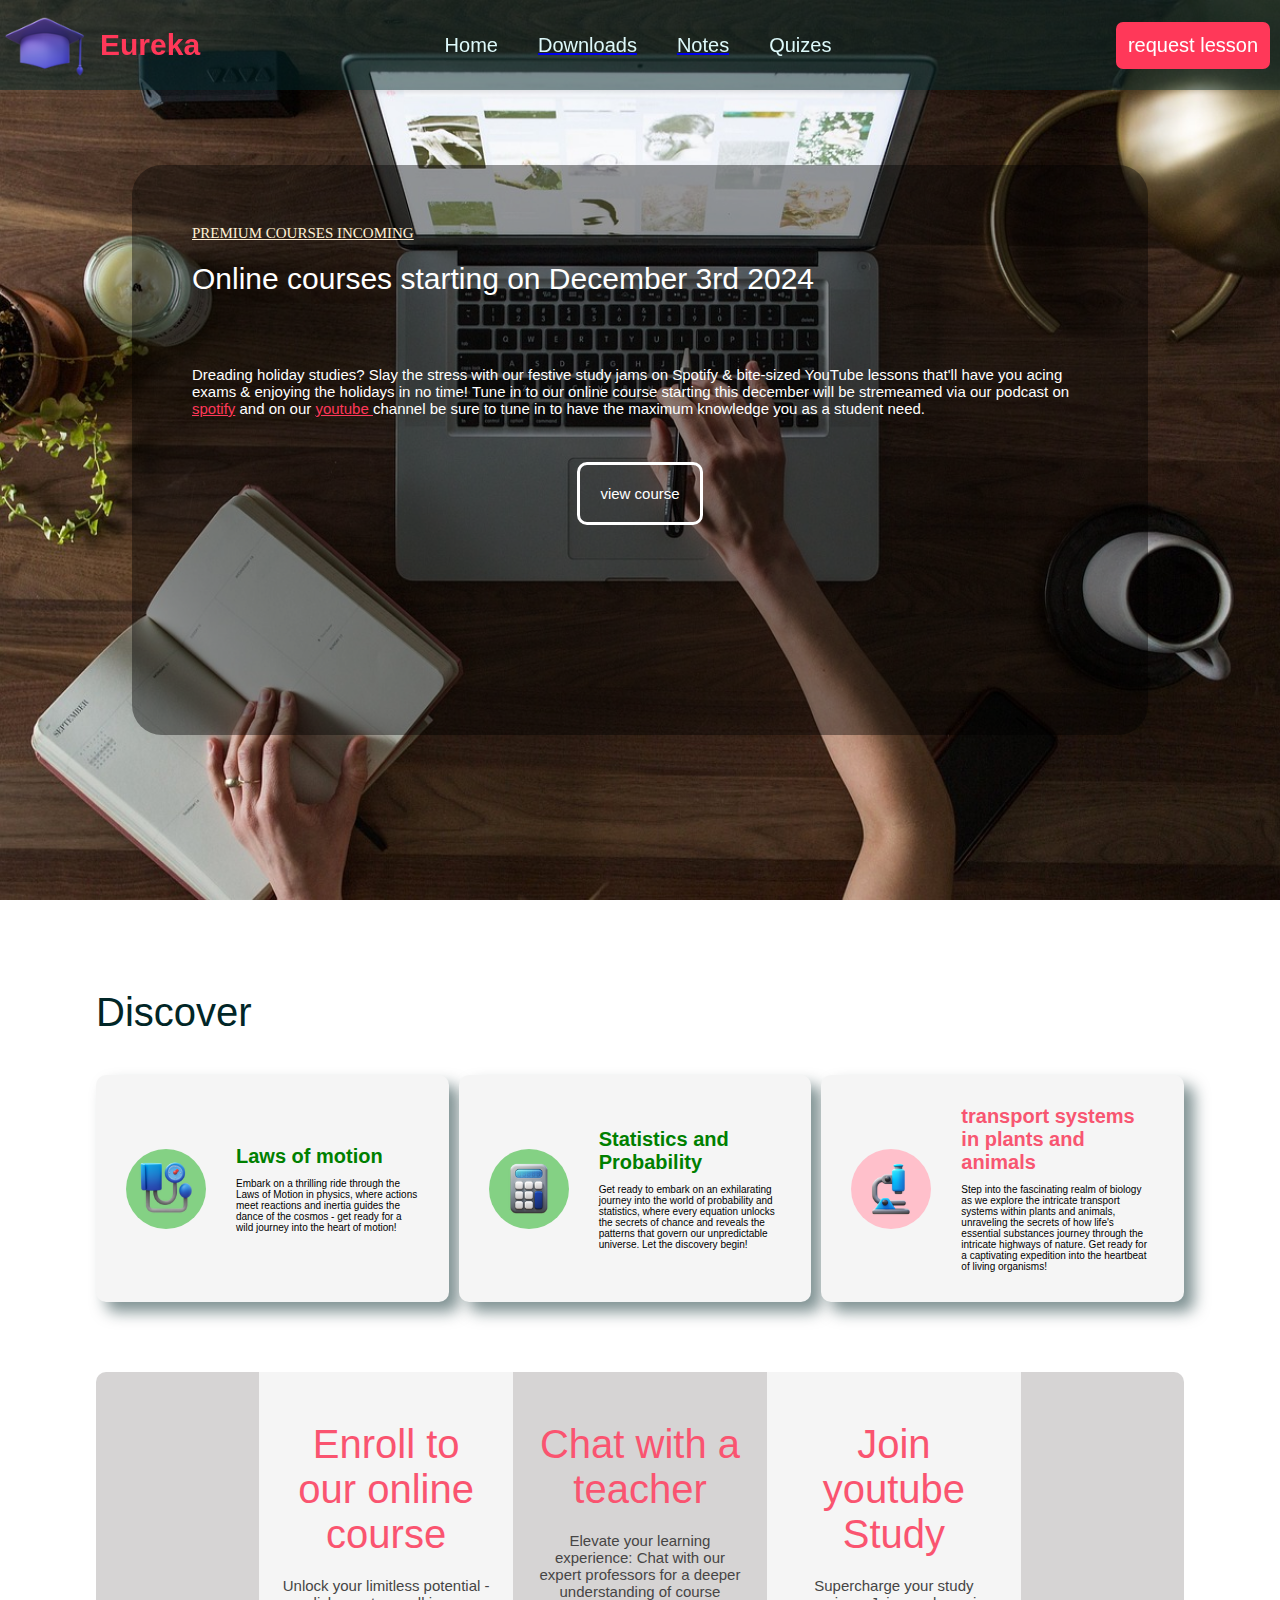
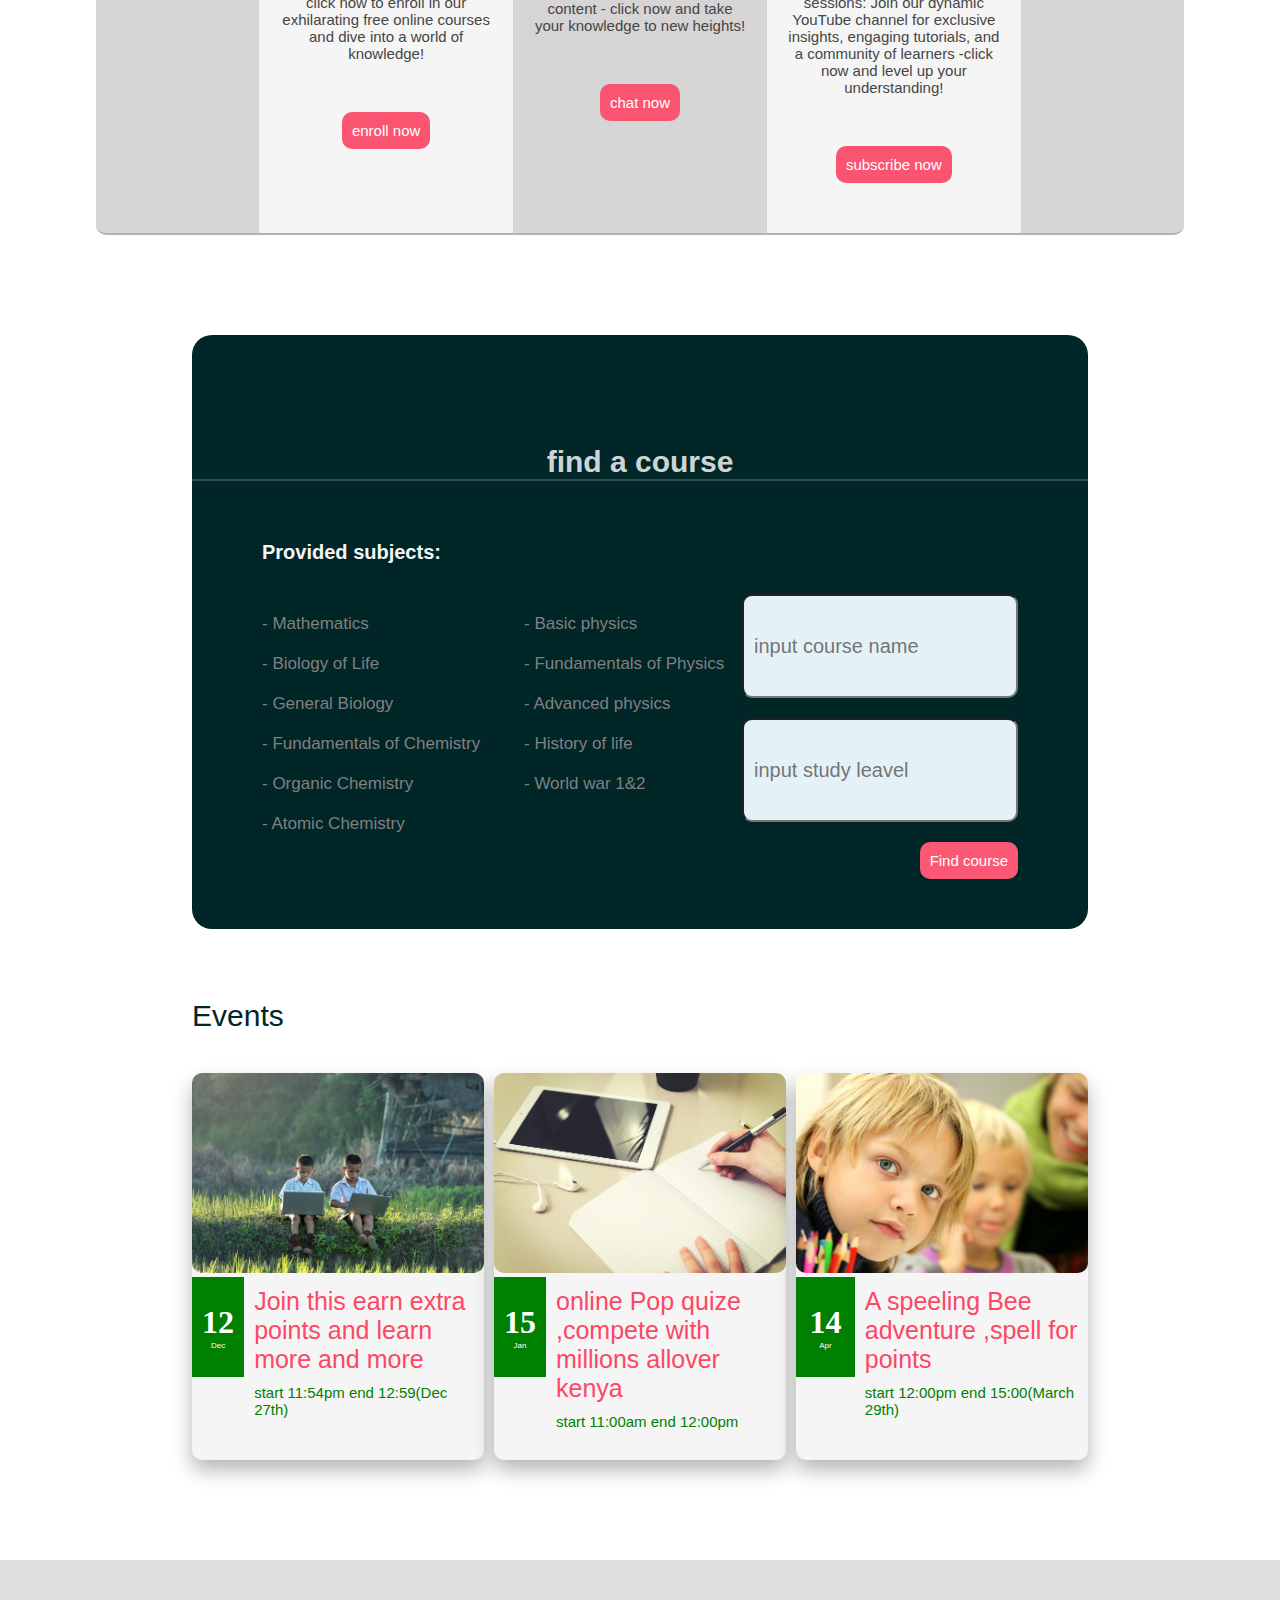
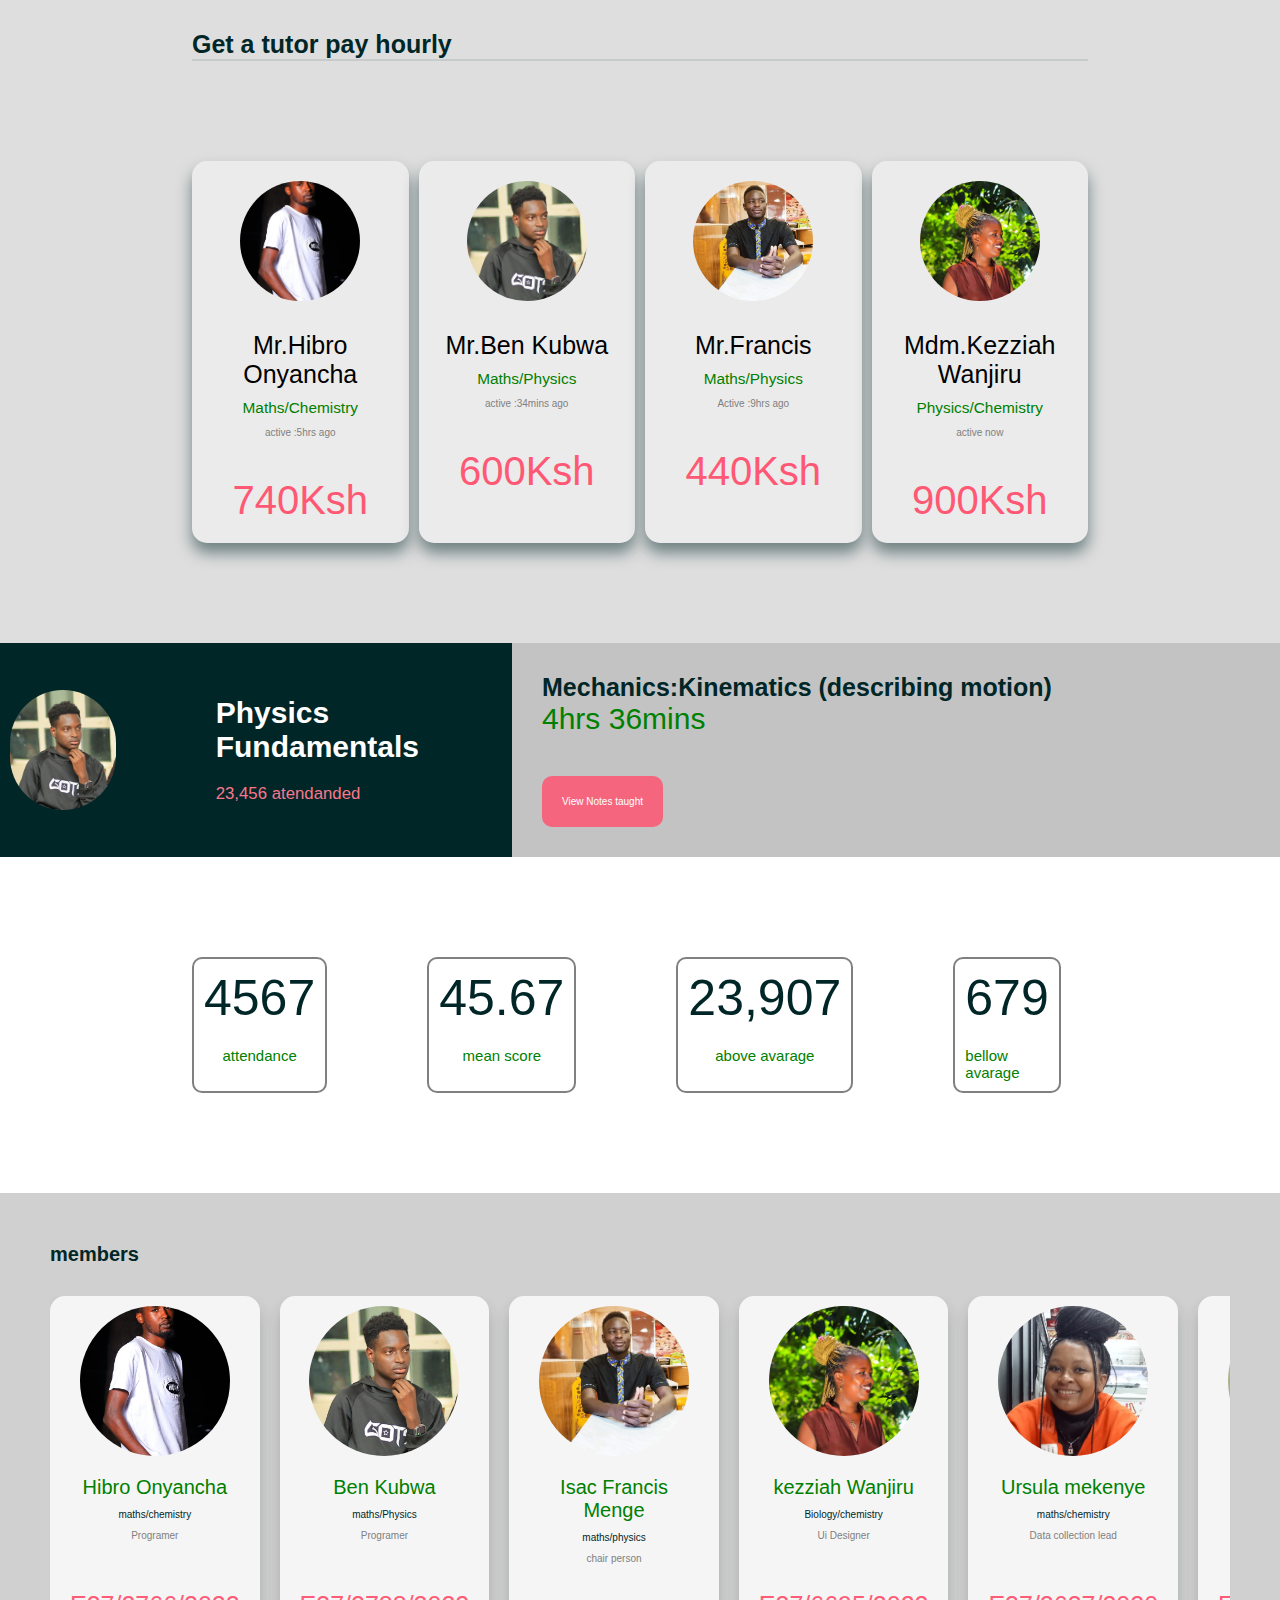
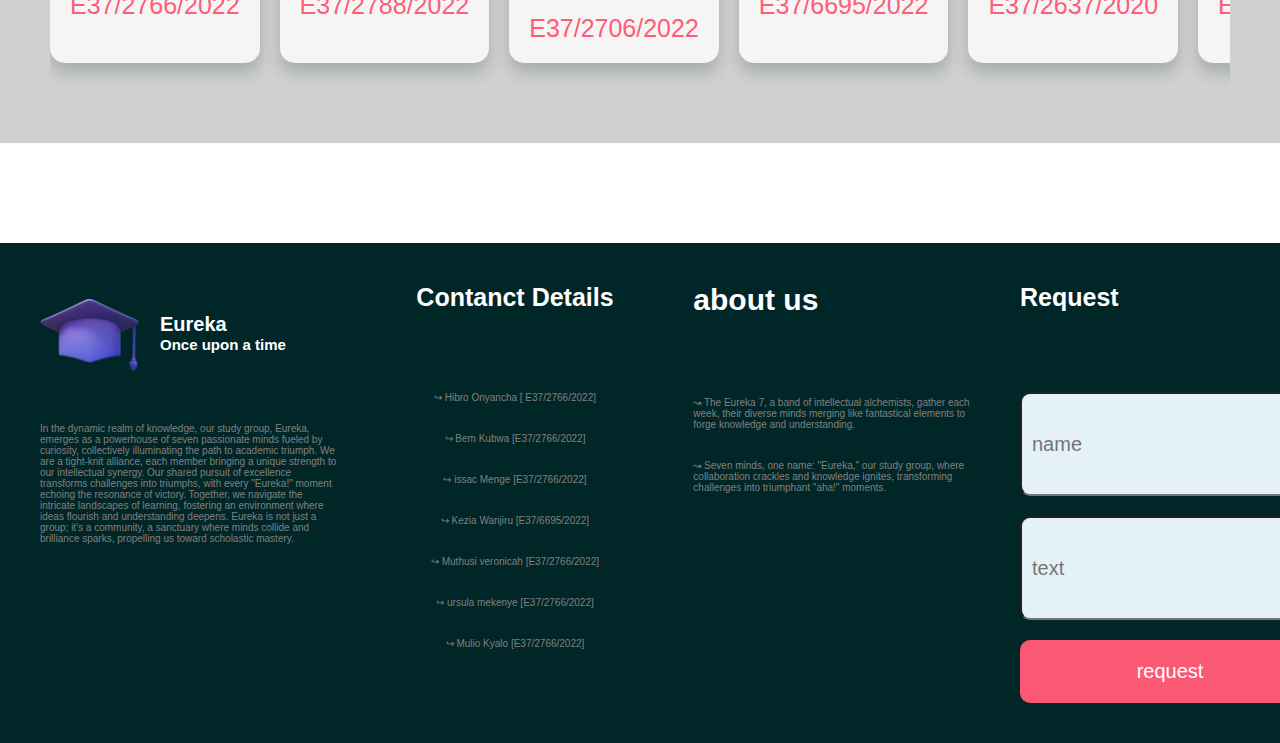
<file: index.html>
<!DOCTYPE html>
<html lang="en">
  <head>
    <meta charset="UTF-8" />
    <meta name="viewport" content="width=device-width, initial-scale=1.7" />
    <title>mainpage</title>
    <link rel="stylesheet" href="styles/main.css" />
    <link rel="stylesheet" href="styles/main/header.css" />
    <link rel="stylesheet" href="styles/main/content.css" />
  </head>
  <body class="main-body">
    <div class="main-lyt">
      <div class="header-lyt">
        <div class="main-icon-lyt">
          <img src="images/mainIcon.png" alt="mainIcon" class="main-icon-img" />
          <p class="eureka-txt">Eureka</p>
        </div>
        <div class="options-lyt">
          <p class="home-txt">Home</p>
          <a href="downloads.html">
            <p class="download-txt">Downloads</p>
          </a>
         <a href="notes.html">
          <p class="notes-txt">Notes</p>
         </a>
          
          <p class="quizes-txt">Quizes</p>
        </div>
        <button class="request-btn">request lesson</button>
      </div>
      <div class="main-content-lyt">
        <div class="image-coontent-lyt">
          <img
            src="images/laptop-study.jpg"
            alt="two children studying online a grass field"
            class="main-content-img"
          />
          <div class="text-content-lyt">
            <div class="premium-courses-txt">PREMIUM COURSES INCOMING</div>
            <p class="course-startup-date">
              Online courses starting on December 3rd 2024
            </p>
            <p class="course-desc-txt">
              Dreading holiday studies? Slay the stress with our festive study
              jams on Spotify & bite-sized YouTube lessons that'll have you
              acing exams & enjoying the holidays in no time! Tune in to our
              online course starting this december will be stremeamed via our
              podcast on
              <a href="#" class="spotify-link">spotify</a> and on our
              <a href="#" class="you-tube-link">youtube </a>channel be sure to
              tune in to have the maximum knowledge you as a student need.
            </p>
            <button class="view-course-btn">view course</button>
          </div>
        </div>
       
      </div>
      <div class="discover-lyt">
        <p class="dicover-txt">
          Discover
        </p>
        <div class="discover-content-lyt">
          <div class="physics-card">
            <!-- start -->
            <div class="maths-icon-lyt"> <img src="resourses/icons8-tonometer-94.png" alt="calculator image"class="maths-icon-img"/></div>
              <div class="maths-text-lyt">
                <p class="maths-header-txt">Laws of motion</p>
                <p class="maths-desc-txt">
                  Embark on a thrilling ride through the Laws of Motion in physics,
                   where actions meet reactions and inertia guides the dance of the
                    cosmos - get ready for a wild journey into the heart of motion!
                </p>
              </div>
            <!-- end physics card -->
          </div>
          <div class="math-card">
            <!-- math content will go here -->
            <div class="maths-icon-lyt"> <img src="resourses/calculator.png" alt="calculator image"class="maths-icon-img"/></div>
              <div class="maths-text-lyt">
                <p class="maths-header-txt">Statistics and Probability</p>
                <p class="maths-desc-txt">
                  Get ready to embark on an exhilarating journey into the world of probability 
                  and statistics, where every equation unlocks the secrets of chance and reveals 
                  the patterns that govern our unpredictable universe. Let the discovery begin!
                </p>
              </div>
            <!-- end maths-card-->
          </div>
          <div class="bio-card">
            <!-- bio content will go here -->
            <div class="bio-icon-lyt">
              <img
                src="resourses/micro-scope.png"
                alt="micro-scope"
                class="bio-icon-img"
              />
              </div>
              <div class="bio-text-lyt">
                <p class="bio-header-txt">transport systems in plants and animals</p>
                <p class="bio-desc-txt">
                  Step into the fascinating realm of biology as 
                  we explore the intricate transport systems within 
                  plants and animals, unraveling the secrets of how life's essential substances
                   journey through the intricate highways of nature. Get ready for a captivating expedition into the heartbeat of living organisms!
                </p>
              </div>
            </div>
            <!-- end bio-card-->
          </div>
          <!-- end discover-content-lyt -->
          <div class="more-hood">
            <!-- hood start  -->
            
           
          <div class="more-lyt">
            <!-- start of more lyt -->
            <div class="more-card1">
              <!-- start more-card1 -->
              <p class="enrol-txt">
                Enroll to our online course
              </p>
              <p class="enrol-desc">
                Unlock your limitless potential &#8208; click now to enroll in our exhilarating free online courses and dive into a world of knowledge!
              </p>
              <button class="enrol-btn">
                enroll now
              </button>
              <!-- end more card1 -->
            </div>
            <div class="more-card2">
              <!-- start more-card2 -->
              <p class="chat-txt">
                Chat with a teacher
              </p>
              <p class="chat-desc">
                Elevate your learning experience: Chat with our expert professors
                 for a deeper understanding of course content &#8208; click now 
                 and take your knowledge to new heights!
              </p>
              <button class="chat-btn">
                chat now
              </button>
              <!-- end more card2 -->
            </div>
            <div class="more-card3">
              <!-- start more-card3 -->
              <p class="youtube-study-txt">
                Join youtube Study
              </p>
              <p class="youtube-study-desc">
                Supercharge your study sessions: Join our dynamic YouTube channel
                 for exclusive insights, engaging tutorials, and a community of 
                 learners  &#8208;click now and level up your understanding!
              </p>
              <button class="youtube-study-btn">
                subscribe now
              </button>
              <!-- end more card3 -->
            </div>
            <!-- end of more lyt -->
          </div>
           <!-- hood end -->
          </div>
        </div>
        <!-- end discover lyt -->
      </div>
      <div class="find-course-lyt">
        <!-- start of find course lyt -->
        <div class="title-lyt">
          <p class="title-txt">
            find a course
          </p>
        </div>
        <p class="group-title-txt">
          Provided subjects:
        </p>
        <div class="find-course-content-lyt">
          <!-- content start -->
          <div class="subject-group1-lyt">
            <p class="mathematics-txt">
              &#8208; Mathematics
            </p>
            <p class="Biology1-txt">
              &#8208; Biology of Life
            </p>
            <p class="Biology2-txt">
              &#8208; General Biology
            </p>
            <p class="Chemistry1-txt">
              &#8208; Fundamentals of Chemistry 
            </p>
            <p class="Chemistry2-txt">
              &#8208; Organic Chemistry
            </p>
            <p class="Chemistry3-txt">
              &#8208; Atomic Chemistry
            </p>
          </div>
          <div class="subject-group2-lyt">
            <p class="physics1">
              &#8208; Basic physics
            </p>
            <p class="physics2-txt">
              &#8208; Fundamentals of Physics
            </p>
            <p class="physics3-txt">
              &#8208; Advanced physics
            </p>
            <p class="history1-txt">
              &#8208; History of life
            </p>
            <p class="history2-txt">
              &#8208; World war 1&2 
            </p>
          </div>
          <div class="input-group-lyt">
            <input type="text" class="input1" placeholder="input course name">
            <input type="text" class="input2" placeholder="input study leavel">
            <button class="search-btn">
              Find course
            </button>
          </div>
          <!-- content end -->
        </div>
        <!-- end of find course lyt -->
      </div>
     
      <div class="events-lyt">
        <p class="events-title">
          Events
        </p>
        <!-- start o events -->
        <div class="events-content-lyt">
          <div class="event1">
            <!-- event 1 start -->
            <img src="images/child-study.jpg" alt="children studying on grassland">
            <div class="event1-desc-lyt">
              <!-- start desc -->
              <div class="date-lyt">
                <h1>12</h1>
                <p>Dec</p>
              </div>
              <div class="event-text-lyt">
                <p class="event-desc-txt">
                  Join this earn extra points and learn more and more
                </p>
                <P class="event-time">
                  start 11:54pm end 12:59(Dec 27th)
                </P>
              </div>
              <!-- end desc -->
            </div>
            <!-- event 1 end -->
          </div>
          <div class="event2">
            <img src="images/online-marathon.jpg" alt="children studying on grassland">
            <div class="event1-desc-lyt">
              <!-- start desc -->
              <div class="date-lyt">
                <h1>15</h1>
                <p>Jan</p>
              </div>
              <div class="event-text-lyt">
                <p class="event-desc-txt">
                  online Pop quize ,compete with millions allover kenya
                </p>
                <P class="event-time">
                  start 11:00am end 12:00pm
                </P>
              </div>
              <!-- end desc -->
            </div>
          </div>
          <div class="event3">
            <img src="images/spelling.jpg" alt="children studying on grassland">
            <div class="event1-desc-lyt">
              <!-- start desc -->
              <div class="date-lyt">
                <h1>14</h1>
                <p>Apr</p>
              </div>
              <div class="event-text-lyt">
                <p class="event-desc-txt">
                  A speeling Bee adventure ,spell for points
                </p>
                <P class="event-time">
                  start 12:00pm end 15:00(March 29th)
                </P>
              </div>
              <!-- end desc -->
            </div>
          </div>
        </div>
        
        <!-- end of events -->
      </div>
      <div class="latest-add-lyt">
        <!-- start of latest add -->
        <div class="latest-title-lyt">
          <p class="latest-add-title">
            Get a tutor pay hourly
          </p>
        </div>
        <div class="latest-content">
          <div class="add1">
            <!-- start -->
            <div class="latest-card">
              <img src="images/hibro.jpg" alt="image of one of the teachers" class="teacher1">
              <p class="teacher-name1">
                Mr.Hibro Onyancha
              </p>
              <p class="teacher-subject">
                Maths/Chemistry
              </p>
              <p class="time">
                active :5hrs ago
              </p>
              <p class="course-price">
                740Ksh
              </p>
            </div>
            <!-- end -->
          </div>
          <div class="add2">
            <!-- start -->
            <div class="latest-card">
              <img src="images/ben-kubwa.jpg" alt="image of one of the teachers" class="teacher1">
              <p class="teacher-name1">
                Mr.Ben Kubwa
              </p>
              <p class="teacher-subject">
                Maths/Physics
              </p>
              <p class="time">
                active :34mins ago
              </p>
              <p class="course-price">
                600Ksh
              </p>
            </div>
            <!-- end -->
          </div>
          <div class="add3">
            <!-- start end -->
            <div class="latest-card">
              <img src="images/francis.jpg" alt="image of one of the teachers" class="teacher1">
              <p class="teacher-name1">
                Mr.Francis
              </p>
              <p class="teacher-subject">
                Maths/Physics
              </p>
              <p class="time">
                Active :9hrs ago
              </p>
              <p class="course-price">
                440Ksh
              </p>
            </div>
            <!-- end -->
          </div>
          <div class="add4">
            <!-- start end -->
            <div class="latest-card">
              <img src="images/kezziah.jpg" alt="image of one of the teachers" class="teacher1">
              <p class="teacher-name1">
                Mdm.Kezziah Wanjiru
              </p>
              <p class="teacher-subject">
                Physics/Chemistry
              </p>
              <p class="time">
                active now
              </p>
              <p class="course-price">
                900Ksh
              </p>
            </div>
            <!-- end -->
          </div>
        </div>
        <!-- end of latest add -->
      </div>
      <div class="featured-lyt">
        <!-- start of featured -->
        <div class="featured-price-lyt">
          <!-- start -->
          <img src="images/ben-kubwa.jpg" alt="image of the featured teacher" class="featured-img">
          <div class="topic-featured-lyt">
            <p class="subject-txt">
              Physics Fundamentals
            </p>
            <p class="atendance">
              23,456 atendanded 
            </p>
          </div>
          <!-- end -->
        </div>
        <div class="featured-content-lyt">
          <!-- start -->
          <p class="featured-subtopic">
            Mechanics:Kinematics (describing motion)
          </p>
          <p class="time-taken">
            4hrs 36mins
          </p>
          <button class="view-notes-btn">
            View Notes taught
          </button>
          <!-- end -->
        </div>
        <!-- end of featured -->
      </div>
      <div class="stats-lyt">
        <!-- start of stats -->
        <div class="stat1">
          <p class="value">
            4567
          </p>
          <p class="s-title">
            attendance
          </p>
        </div>
        <div class="stat2">
          <p class="value">
            45.67
          </p>
          <p class="s-title">
            mean score
          </p>
        </div>
        <div class="stat3">
          <p class="value">
            23,907
          </p>
          <p class="s-title">
            above avarage
          </p>
        </div>
        <div class="stat4">
          <p class="value">
            679
          </p>
          <p class="s-title">
            bellow avarage
          </p>
        </div>
        <div class="stat5">
          <p class="value">
            67,349
          </p>
          <p class="s-title">
            total students
          </p>
        </div>
        <!-- end of starts -->
      </div>
      <div class="members">
        <!-- start -->
        <p class="members-txt">
          members
        </p>
        <div class="members-content">
          <!-- content start -->
          <div class="m1">
            <img src="images/hibro.jpg" alt="members image " class="m-img">
            <p class="m-name">
              Hibro Onyancha
            </p>
            <p class="m-subject">
              maths/chemistry
            </p>
            <p class="m-position">
              Programer
            </p>
            <p class="m-adm">
              E37/2766/2022
            </p>
          </div>
          <div class="m2">
            <img src="images/ben-kubwa.jpg" alt="members image " class="m-img">
            <p class="m-name">
              Ben Kubwa
            </p>
            <p class="m-subject">
              maths/Physics
            </p>
            <p class="m-position">
              Programer
            </p>
            <p class="m-adm">
              E37/2788/2022
            </p>
          </div>
          <div class="m3">
            <img src="images/francis.jpg" alt="members image " class="m-img">
            <p class="m-name">
              Isac Francis Menge
            </p>
            <p class="m-subject">
              maths/physics
            </p>
            <p class="m-position">
              chair person
            </p>
            <p class="m-adm">
              E37/2706/2022
            </p>
          </div>
          <div class="m4">
            <img src="images/kezziah.jpg" alt="members image " class="m-img">
            <p class="m-name">
             kezziah Wanjiru
            </p>
            <p class="m-subject">
              Biology/chemistry
            </p>
            <p class="m-position">
              Ui Designer
            </p>
            <p class="m-adm">
              E37/6695/2022
            </p>
          </div>
          <div class="m5">
            <img src="images/ursula.jpg" alt="members image " class="m-img">
            <p class="m-name">
              Ursula mekenye
            </p>
            <p class="m-subject">
              maths/chemistry
            </p>
            <p class="m-position">
              Data collection lead
            </p>
            <p class="m-adm">
              E37/2637/2020  
            </p>
          </div>
          <div class="m6">
            <img src="images/mulio.jpg" alt="members image " class="m-img">
            <p class="m-name">
              Mulio Kyalo
            </p>
            <p class="m-subject">
              maths/chemistry
            </p>
            <p class="m-position">
              Data collection lead
            </p>
            <p class="m-adm">
              E37/2646/2022
            </p>
          </div>
          <div class="m7">
            <img src="images/veronicah.jpg" alt="members image " class="m-img">
            <p class="m-name">
              veronicah Muthusi
            </p>
            <p class="m-subject">
              maths/chemistry
            </p>
            <p class="m-position">
              content validation
            </p>
            <p class="m-adm">
              E37/2476/2020
            </p>
          </div>
          <!-- content end -->
        </div>
        <!-- end -->
      </div>
      <div class="close">
        <div class="sec1">
          <div class="sec-title">
            <img src="images/mainIcon.png" alt="main-icon" class="sec-icon">
            <div class="group-name">
              <p class="grp-n">
                Eureka
              </p>
              <p class="grp-abt">
                Once upon a time
              </p>
            </div>
          </div>
          <p class="grp-desc">
            In the dynamic realm of knowledge, our study group, Eureka, emerges as a powerhouse of seven passionate minds fueled by curiosity, collectively illuminating the path to academic triumph. We are a tight-knit alliance, each member bringing a unique strength to our intellectual synergy. Our shared pursuit of excellence transforms challenges into triumphs, with every "Eureka!" moment echoing the resonance of victory. Together, we navigate the intricate landscapes of learning, fostering an environment where ideas flourish and understanding deepens. Eureka is not just a group; it's a community, a sanctuary where minds collide and brilliance sparks, propelling us toward scholastic mastery.
          </p>
        </div>
        <div class="sec2">
          <p class="details">
            <p class="det-title">
              Contanct Details
            </p>
            <p class="d1">
              ↪  Hibro Onyancha 
              [ E37/2766/2022]
            </p>
            <p class="d1">
              ↪ Bem Kubwa [E37/2766/2022]
            </p>
            <p class="d2">
              ↪ issac Menge  [E37/2766/2022]
            </p>
            <p class="d3">
              ↪ Kezia Wanjiru [E37/6695/2022]
            </p>
            <p class="d4">
              ↪ Muthusi veronicah [E37/2766/2022]
            </p>
            <p class="d5">
              ↪ ursula mekenye [E37/2766/2022]
            </p>
            <p class="d6">
              ↪ Mulio Kyalo [E37/2766/2022]
            </p>
            
          </p>
        </div>
        <div class="sec3">
          <p class="notes-title">
            <p class="about-title">
              about us
            </p>
            <p class="about1"> ↝ The Eureka 7, a band of intellectual alchemists, gather each week, their diverse minds merging like fantastical elements to forge knowledge and understanding. 
            </p>
            <p class="about2">
              ↝ Seven minds, one name: "Eureka," our study group, where collaboration crackles and knowledge ignites, transforming challenges into triumphant "aha!" moments.
            </p>
          
        </div>
        <div class="sec4">
          <p class="Request">
            Request
          </p>
          <input type="text" class="rq-input1" placeholder="name">
          <input type="text" class="rq-input2" placeholder="text">
          <button class="rq-btn">
            request
          </button>
        </div>
      </div>
      <!-- end main-lyt -->
    </div>
  </body>
</html>
</file>
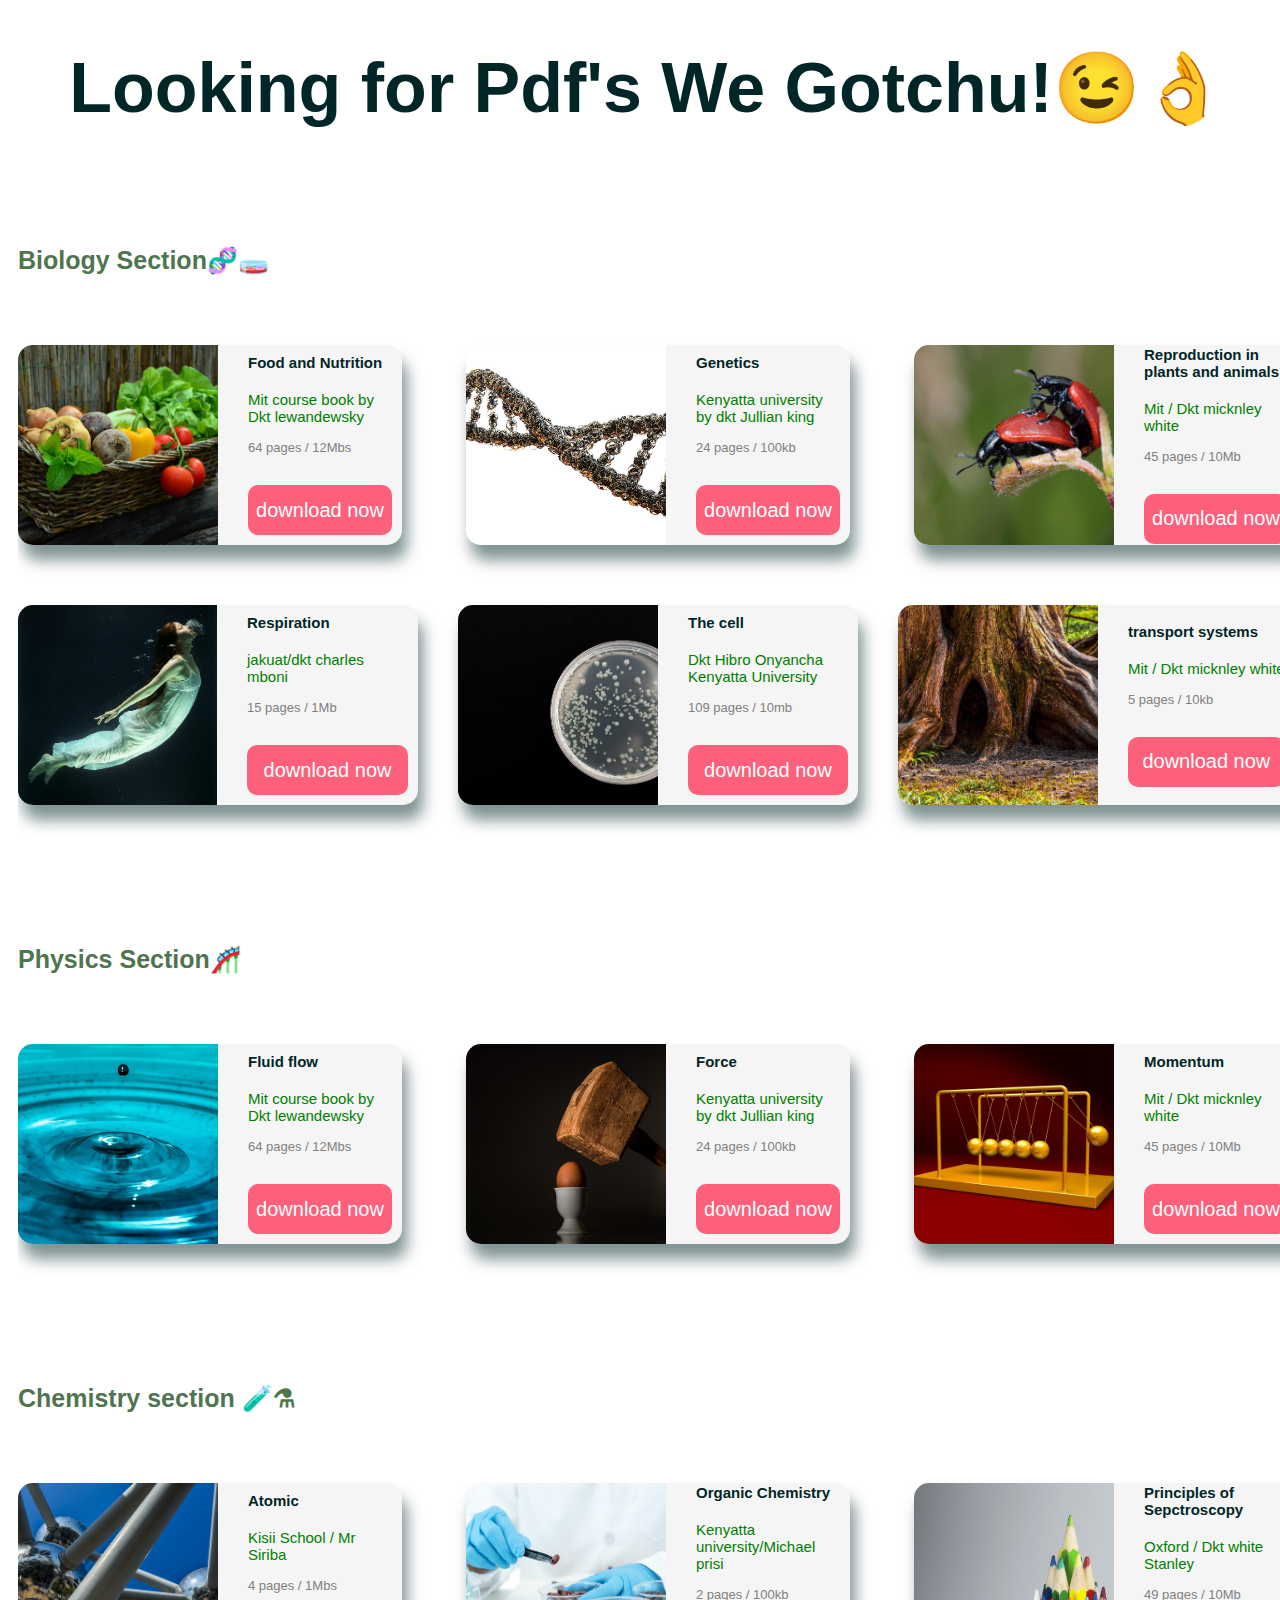
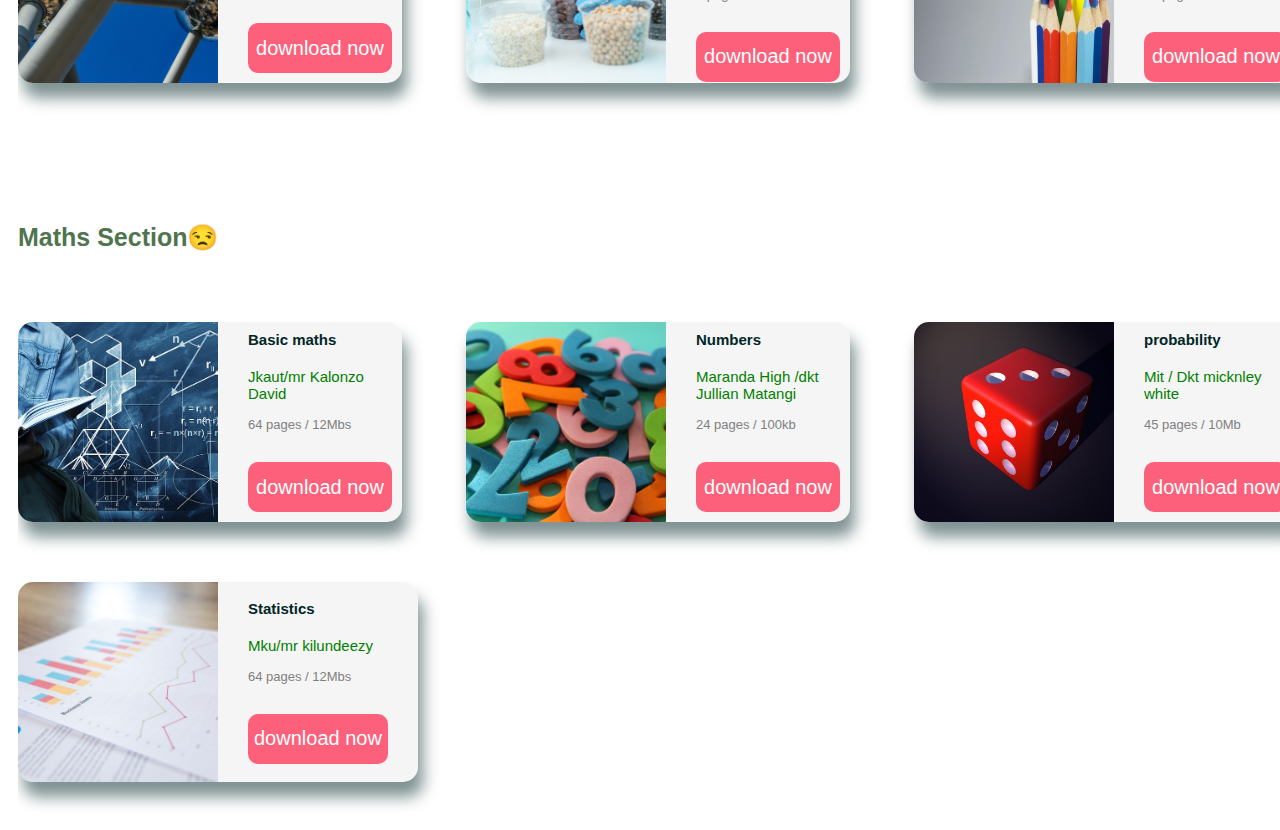
<file: downloads.html>
<!DOCTYPE html>
<html lang="en">
  <head>
    <meta charset="UTF-8" />
    <meta name="viewport" content="width=device-width, initial-scale=1.0" />
    <title>download</title>
    <link rel="stylesheet" href="styles/notes/notes.css" />
  </head>
  <body>
    <div class="notes-content">
      <!-- start notes -->
      <h1 class="notes-welcome">Looking for Pdf's We Gotchu!😉👌</h1>
      <div class="bio-content">
        <p class="bio-txt">Biology Section🧬🧫</p>
        <!-- start bio -->
        <div class="b-grid1">
          <!-- b-grid -->
          <div class="bio-card1">
            <img
              src="resourses/biology/food-and-nuutrition.jpg"
              alt="foood and nytrition image"
              class="b-img-1"
            />
            <div class="book-desc">
              <p class="book-title">Food and Nutrition</p>
              <p class="book-about">Mit course book by Dkt lewandewsky</p>
              <p class="pages">64 pages / 12Mbs</p>
              <a href="pdfs/biology/food-and-nutrition.pdf" download>
                <button class="view-btn">download now</button>
              </a>
            </div>
          </div>
          <div class="bio-card2">
            <img
              src="resourses/biology/genetics.jpg"
              alt="foood and nytrition image"
              class="b-img-1"
            />
            <div class="book-desc">
              <p class="book-title">Genetics</p>
              <p class="book-about">Kenyatta university by dkt Jullian king</p>
              <p class="pages">24 pages / 100kb</p>
              <a href="pdfs/biology/genetics.pdf" download>
                <button class="view-btn">download now</button>
              </a>
            </div>
          </div>
          <div class="bio-card3">
            <img
              src="resourses/biology/reproduction.jpg"
              alt="foood and nytrition image"
              class="b-img-1"
            />
            <div class="book-desc">
              <p class="book-title">Reproduction in plants and animals</p>
              <p class="book-about">Mit / Dkt micknley white</p>
              <p class="pages">45 pages / 10Mb</p>
              <a href="pdfs/biology/reproduction-in-plants.pdf" download>
                <button class="view-btn">download now</button>
              </a>
            </div>
          </div>
          <!-- end b-grid -->
        </div>
        <div class="b-grid2">
          <div class="bio-card1">
            <img
              src="resourses/biology/respiration.jpg"
              alt="foood and nytrition image"
              class="b-img-1"
            />
            <div class="book-desc">
              <p class="book-title">Respiration</p>
              <p class="book-about">jakuat/dkt charles mboni</p>
              <p class="pages">15 pages / 1Mb</p>
              <a href="pdfs/biology/skeletal-system.pdf" download>
                <button class="view-btn">download now</button>
              </a>
            </div>
          </div>
          <div class="bio-card2">
            <img
              src="resourses/biology/the-cell.jpg"
              alt="foood and nytrition image"
              class="b-img-1"
            />
            <div class="book-desc">
              <p class="book-title">The cell</p>
              <p class="book-about">Dkt Hibro Onyancha Kenyatta University</p>
              <p class="pages">109 pages / 10mb</p>
              <a href="pdfs/biology/the cell.pdf" download>
                <button class="view-btn">download now</button>
              </a>
            </div>
          </div>
          <div class="bio-card3">
            <img
              src="resourses/biology/transport-systems.jpg"
              alt="foood and nytrition image"
              class="b-img-1"
            />
            <div class="book-desc">
              <p class="book-title">transport systems</p>
              <p class="book-about">Mit / Dkt micknley white</p>
              <p class="pages">5 pages / 10kb</p>
              <a
                href="pdfs/biology/Transport_in_biological_systems.pdf"
                download
              >
                <button class="view-btn">download now</button>
              </a>
            </div>
          </div>
        </div>
        <!-- end bio -->
      </div>
      <div class="bio-content">
        <p class="bio-txt">Physics Section🎢</p>
        <!-- start bio -->
        <div class="b-grid1">
          <!-- b-grid -->
          <div class="bio-card1">
            <img
              src="resourses/physics/fluid-flow.jpg"
              alt="foood and nytrition image"
              class="b-img-1"
            />
            <div class="book-desc">
              <p class="book-title">Fluid flow</p>
              <p class="book-about">Mit course book by Dkt lewandewsky</p>
              <p class="pages">64 pages / 12Mbs</p>
              <a href="pdfs/physics/fluid-flow.pdf" download>
                <button class="view-btn">download now</button>
              </a>
            </div>
          </div>
          <div class="bio-card2">
            <img
              src="resourses/physics/force.jpg"
              alt="foood and nytrition image"
              class="b-img-1"
            />
            <div class="book-desc">
              <p class="book-title">Force</p>
              <p class="book-about">Kenyatta university by dkt Jullian king</p>
              <p class="pages">24 pages / 100kb</p>
              <a href="pdfs/physics/force.pdf" download>
                <button class="view-btn">download now</button>
              </a>
            </div>
          </div>
          <div class="bio-card3">
            <img
              src="resourses/physics/momentum.jpg"
              alt="foood and nytrition image"
              class="b-img-1"
            />
            <div class="book-desc">
              <p class="book-title">Momentum</p>
              <p class="book-about">Mit / Dkt micknley white</p>
              <p class="pages">45 pages / 10Mb</p>
              <a href="pdfs/physics/momentum.pdf" download>
                <button class="view-btn">download now</button>
              </a>
            </div>
          </div>
          <!-- end b-grid -->
        </div>
        <!-- end physics -->
      </div>
      <div class="bio-content">
        <p class="bio-txt">Chemistry section 🧪⚗</p>
        <!-- start bio -->
        <div class="b-grid1">
          <!-- b-grid -->
          <div class="bio-card1">
            <img
              src="resourses/chemistry/atomic-chem.jpg"
              alt="foood and nytrition image"
              class="b-img-1"
            />
            <div class="book-desc">
              <p class="book-title">Atomic</p>
              <p class="book-about">Kisii School / Mr Siriba</p>
              <p class="pages">4 pages / 1Mbs</p>
              <a href="pdfs/chemistry/atomic-chem.pdf" download>
                <button class="view-btn">download now</button>
              </a>
            </div>
          </div>
          <div class="bio-card2">
            <img
              src="resourses/chemistry/organic-chemistry.jpg"
              alt="foood and nytrition image"
              class="b-img-1"
            />
            <div class="book-desc">
              <p class="book-title">Organic Chemistry</p>
              <p class="book-about">Kenyatta university/Michael prisi</p>
              <p class="pages">2 pages / 100kb</p>
              <a href="pdfs/chemistry/organic-chemistry.pdf" download>
                <button class="view-btn">download now</button>
              </a>
            </div>
          </div>
          <div class="bio-card3">
            <img
              src="resourses/chemistry/spectrum.jpg"
              alt="foood and nytrition image"
              class="b-img-1"
            />
            <div class="book-desc">
              <p class="book-title">Principles of Sepctroscopy</p>
              <p class="book-about">Oxford / Dkt white Stanley</p>
              <p class="pages">49 pages / 10Mb</p>
              <a href="pdfs/chemistry/spectroscopy.pdf" download>
                <button class="view-btn">download now</button>
              </a>
            </div>
          </div>
          <!-- end b-grid -->
        </div>
        <!-- end physics -->
      </div>
      <div class="bio-content">
        <p class="bio-txt">Maths Section😒</p>
        <!-- start bio -->
        <div class="b-grid1">
          <!-- b-grid -->
          <div class="bio-card1">
            <img
              src="resourses/mathematics/basic-maths.jpg"
              alt="foood and nytrition image"
              class="b-img-1"
            />
            <div class="book-desc">
              <p class="book-title">Basic maths</p>
              <p class="book-about">Jkaut/mr Kalonzo David</p>
              <p class="pages">64 pages / 12Mbs</p>
              <a
                href="pdfs/mathematics/fundamentals-of-mathematics.pdf"
                download
              >
                <button class="view-btn">download now</button>
              </a>
            </div>
          </div>
          <div class="bio-card2">
            <img
              src="resourses/mathematics/numbers.jpg"
              alt="foood and nytrition image"
              class="b-img-1"
            />
            <div class="book-desc">
              <p class="book-title">Numbers</p>
              <p class="book-about">Maranda High /dkt Jullian Matangi</p>
              <p class="pages">24 pages / 100kb</p>
              <a href="pdfs/mathematics/numbers.pdf" download>
                <button class="view-btn">download now</button>
              </a>
            </div>
          </div>
          <div class="bio-card3">
            <img
              src="resourses/mathematics/probability.jpg"
              alt="foood and nytrition image"
              class="b-img-1"
            />
            <div class="book-desc">
              <p class="book-title">probability</p>
              <p class="book-about">Mit / Dkt micknley white</p>
              <p class="pages">45 pages / 10Mb</p>
              <a href="pdfs/mathematics/probability.pdf" download>
                <button class="view-btn">download now</button>
              </a>
            </div>
          </div>
          <!-- end b-grid -->
        </div>
        <div class="b-grid2">
          <!-- b-grid -->
          <div class="bio-card1">
            <img
              src="resourses/mathematics/statistics.jpg"
              alt="foood and nytrition image"
              class="b-img-1"
            />
            <div class="book-desc">
              <p class="book-title">Statistics</p>
              <p class="book-about">Mku/mr kilundeezy</p>
              <p class="pages">64 pages / 12Mbs</p>
              <a href="pdfs/mathematics/statistics.pdf" download>
                <button class="view-btn">download now</button>
              </a>
            </div>
          </div>
          <div></div>
          <div></div>
          <!-- end b-grid -->
        </div>
        <!-- end physics -->
      </div>

      <!-- end notes -->
    </div>
  </body>
</html>
</file>
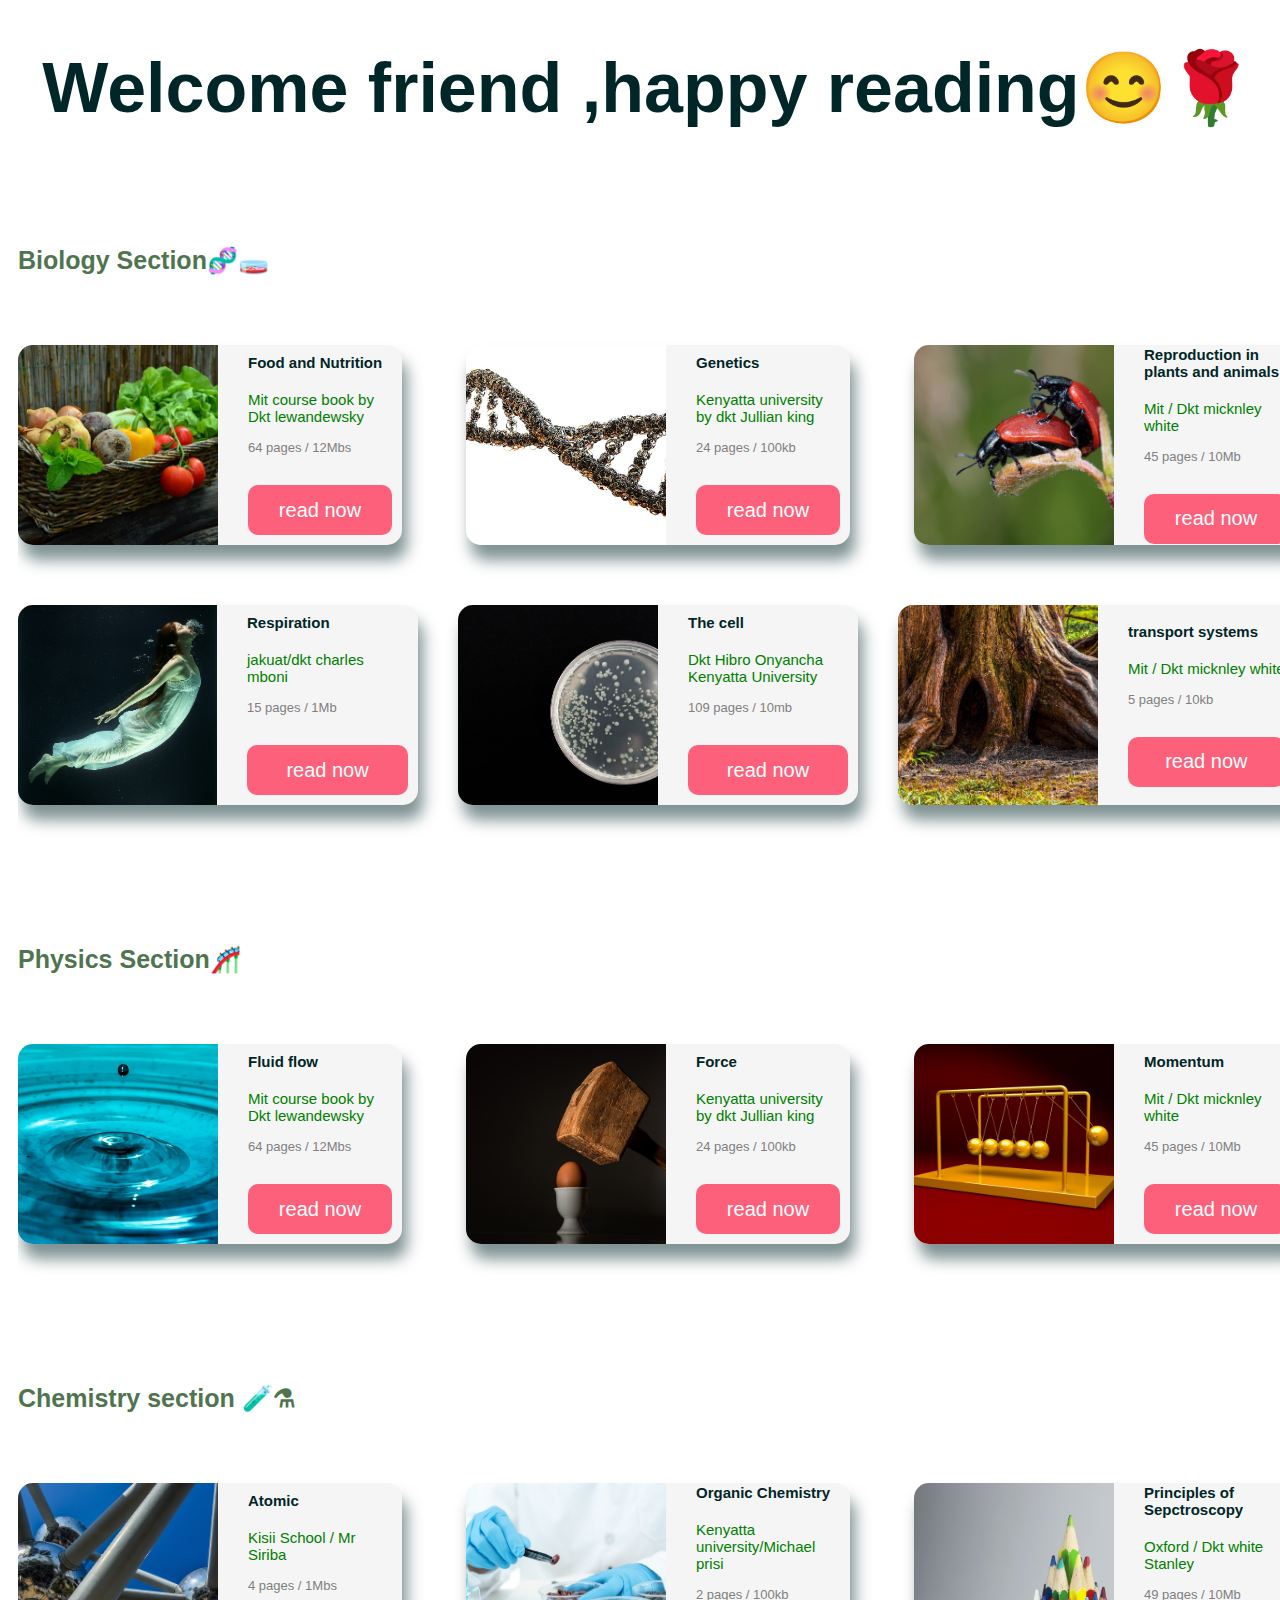
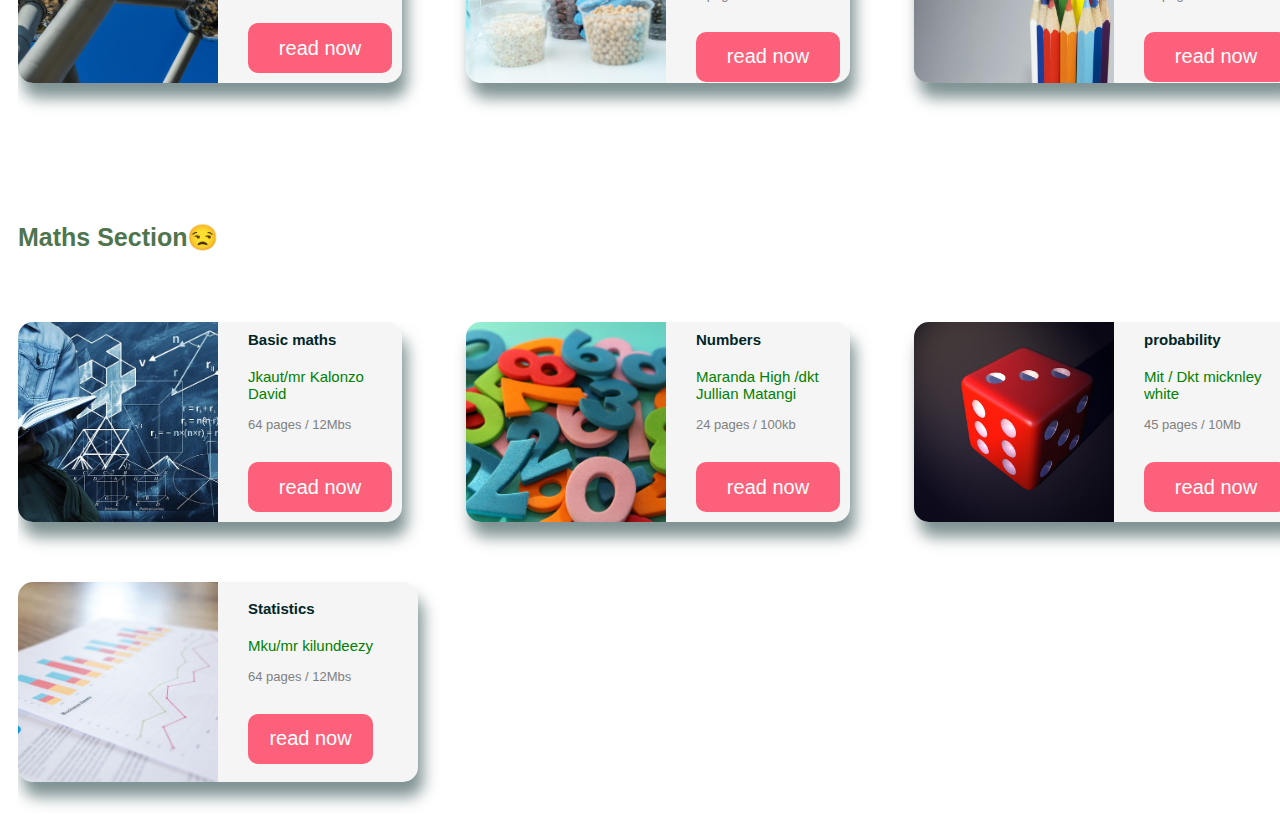
<file: notes.html>
<!DOCTYPE html>
<html lang="en">
  <head>
    <meta charset="UTF-8" />
    <meta name="viewport" content="width=device-width, initial-scale=1.0" />
    <title>Notes</title>
    <link rel="stylesheet" href="styles/notes/notes.css" />
  </head>
  <body>
    <div class="notes-content">
      <!-- start notes -->
      <h1 class="notes-welcome">Welcome friend ,happy reading😊🌹</h1>
      <div class="bio-content">
        <p class="bio-txt">Biology Section🧬🧫</p>
        <!-- start bio -->
        <div class="b-grid1">
          <!-- b-grid -->
          <div class="bio-card1">
            <img
              src="resourses/biology/food-and-nuutrition.jpg"
              alt="foood and nytrition image"
              class="b-img-1"
            />
            <div class="book-desc">
              <p class="book-title">Food and Nutrition</p>
              <p class="book-about">Mit course book by Dkt lewandewsky</p>
              <p class="pages">64 pages / 12Mbs</p>
              <a href="pdfs/biology/food-and-nutrition.pdf">
                <button class="view-btn">read now</button>
              </a>
            </div>
          </div>
          <div class="bio-card2">
            <img
              src="resourses/biology/genetics.jpg"
              alt="foood and nytrition image"
              class="b-img-1"
            />
            <div class="book-desc">
              <p class="book-title">Genetics</p>
              <p class="book-about">Kenyatta university by dkt Jullian king</p>
              <p class="pages">24 pages / 100kb</p>
              <a href="pdfs/biology/genetics.pdf">
                <button class="view-btn">read now</button>
              </a>
            </div>
          </div>
          <div class="bio-card3">
            <img
              src="resourses/biology/reproduction.jpg"
              alt="foood and nytrition image"
              class="b-img-1"
            />
            <div class="book-desc">
              <p class="book-title">Reproduction in plants and animals</p>
              <p class="book-about">Mit / Dkt micknley white</p>
              <p class="pages">45 pages / 10Mb</p>
              <a href="pdfs/biology/reproduction-in-plants.pdf">
                <button class="view-btn">read now</button>
              </a>
            </div>
          </div>
          <!-- end b-grid -->
        </div>
        <div class="b-grid2">
          <div class="bio-card1">
            <img
              src="resourses/biology/respiration.jpg"
              alt="foood and nytrition image"
              class="b-img-1"
            />
            <div class="book-desc">
              <p class="book-title">Respiration</p>
              <p class="book-about">jakuat/dkt charles mboni</p>
              <p class="pages">15 pages / 1Mb</p>
              <a href="pdfs/biology/skeletal-system.pdf">
                <button class="view-btn">read now</button>
              </a>
            </div>
          </div>
          <div class="bio-card2">
            <img
              src="resourses/biology/the-cell.jpg"
              alt="foood and nytrition image"
              class="b-img-1"
            />
            <div class="book-desc">
              <p class="book-title">The cell</p>
              <p class="book-about">Dkt Hibro Onyancha Kenyatta University</p>
              <p class="pages">109 pages / 10mb</p>
              <a href="pdfs/biology/the cell.pdf">
                <button class="view-btn">read now</button>
              </a>
            </div>
          </div>
          <div class="bio-card3">
            <img
              src="resourses/biology/transport-systems.jpg"
              alt="foood and nytrition image"
              class="b-img-1"
            />
            <div class="book-desc">
              <p class="book-title">transport systems</p>
              <p class="book-about">Mit / Dkt micknley white</p>
              <p class="pages">5 pages / 10kb</p>
              <a href="pdfs/biology/Transport_in_biological_systems.pdf">
                <button class="view-btn">read now</button>
              </a>
            </div>
          </div>
        </div>
        <!-- end bio -->
      </div>
      <div class="bio-content">
        <p class="bio-txt">Physics Section🎢</p>
        <!-- start bio -->
        <div class="b-grid1">
          <!-- b-grid -->
          <div class="bio-card1">
            <img
              src="resourses/physics/fluid-flow.jpg"
              alt="foood and nytrition image"
              class="b-img-1"
            />
            <div class="book-desc">
              <p class="book-title">Fluid flow</p>
              <p class="book-about">Mit course book by Dkt lewandewsky</p>
              <p class="pages">64 pages / 12Mbs</p>
              <a href="pdfs/physics/fluid-flow.pdf">
                <button class="view-btn">read now</button>
              </a>
            </div>
          </div>
          <div class="bio-card2">
            <img
              src="resourses/physics/force.jpg"
              alt="foood and nytrition image"
              class="b-img-1"
            />
            <div class="book-desc">
              <p class="book-title">Force</p>
              <p class="book-about">Kenyatta university by dkt Jullian king</p>
              <p class="pages">24 pages / 100kb</p>
              <a href="pdfs/physics/force.pdf">
                <button class="view-btn">read now</button>
              </a>
            </div>
          </div>
          <div class="bio-card3">
            <img
              src="resourses/physics/momentum.jpg"
              alt="foood and nytrition image"
              class="b-img-1"
            />
            <div class="book-desc">
              <p class="book-title">Momentum</p>
              <p class="book-about">Mit / Dkt micknley white</p>
              <p class="pages">45 pages / 10Mb</p>
              <a href="pdfs/physics/momentum.pdf">
                <button class="view-btn">read now</button>
              </a>
            </div>
          </div>
          <!-- end b-grid -->
        </div>
        <!-- end physics -->
      </div>
      <div class="bio-content">
        <p class="bio-txt">Chemistry section 🧪⚗</p>
        <!-- start bio -->
        <div class="b-grid1">
          <!-- b-grid -->
          <div class="bio-card1">
            <img
              src="resourses/chemistry/atomic-chem.jpg"
              alt="foood and nytrition image"
              class="b-img-1"
            />
            <div class="book-desc">
              <p class="book-title">Atomic</p>
              <p class="book-about">Kisii School / Mr Siriba</p>
              <p class="pages">4 pages / 1Mbs</p>
              <a href="pdfs/chemistry/atomic-chem.pdf">
                <button class="view-btn">read now</button>
              </a>
            </div>
          </div>
          <div class="bio-card2">
            <img
              src="resourses/chemistry/organic-chemistry.jpg"
              alt="foood and nytrition image"
              class="b-img-1"
            />
            <div class="book-desc">
              <p class="book-title">Organic Chemistry</p>
              <p class="book-about">Kenyatta university/Michael prisi</p>
              <p class="pages">2 pages / 100kb</p>
              <a href="pdfs/chemistry/organic-chemistry.pdf">
                <button class="view-btn">read now</button>
              </a>
            </div>
          </div>
          <div class="bio-card3">
            <img
              src="resourses/chemistry/spectrum.jpg"
              alt="foood and nytrition image"
              class="b-img-1"
            />
            <div class="book-desc">
              <p class="book-title">Principles of Sepctroscopy</p>
              <p class="book-about">Oxford / Dkt white Stanley</p>
              <p class="pages">49 pages / 10Mb</p>
              <a href="pdfs/chemistry/spectroscopy.pdf">
                <button class="view-btn">read now</button>
              </a>
            </div>
          </div>
          <!-- end b-grid -->
        </div>
        <!-- end physics -->
      </div>
      <div class="bio-content">
        <p class="bio-txt">Maths Section😒</p>
        <!-- start bio -->
        <div class="b-grid1">
          <!-- b-grid -->
          <div class="bio-card1">
            <img
              src="resourses/mathematics/basic-maths.jpg"
              alt="foood and nytrition image"
              class="b-img-1"
            />
            <div class="book-desc">
              <p class="book-title">Basic maths</p>
              <p class="book-about">Jkaut/mr Kalonzo David</p>
              <p class="pages">64 pages / 12Mbs</p>
              <a href="pdfs/mathematics/fundamentals-of-mathematics.pdf">
                <button class="view-btn">read now</button>
              </a>
            </div>
          </div>
          <div class="bio-card2">
            <img
              src="resourses/mathematics/numbers.jpg"
              alt="foood and nytrition image"
              class="b-img-1"
            />
            <div class="book-desc">
              <p class="book-title">Numbers</p>
              <p class="book-about">Maranda High /dkt Jullian Matangi</p>
              <p class="pages">24 pages / 100kb</p>
              <a href="pdfs/mathematics/numbers.pdf">
                <button class="view-btn">read now</button>
              </a>
            </div>
          </div>
          <div class="bio-card3">
            <img
              src="resourses/mathematics/probability.jpg"
              alt="foood and nytrition image"
              class="b-img-1"
            />
            <div class="book-desc">
              <p class="book-title">probability</p>
              <p class="book-about">Mit / Dkt micknley white</p>
              <p class="pages">45 pages / 10Mb</p>
              <a href="pdfs/mathematics/probability.pdf">
                <button class="view-btn">read now</button>
              </a>
            </div>
          </div>
          <!-- end b-grid -->
        </div>
        <div class="b-grid2">
          <!-- b-grid -->
          <div class="bio-card1">
            <img
              src="resourses/mathematics/statistics.jpg"
              alt="foood and nytrition image"
              class="b-img-1"
            />
            <div class="book-desc">
              <p class="book-title">Statistics</p>
              <p class="book-about">Mku/mr kilundeezy</p>
              <p class="pages">64 pages / 12Mbs</p>
              <a href="pdfs/mathematics/statistics.pdf">
                <button class="view-btn">read now</button>
              </a>
            </div>
          </div>
          <div></div>
          <div></div>
          <!-- end b-grid -->
        </div>
        <!-- end physics -->
      </div>

      <!-- end notes -->
    </div>
  </body>
</html>
</file>
<file: styles/main.css>
p {
  margin: 0;
  font-family: Arial, Helvetica, sans-serif;
}
.main-body {
  width: 100%;
  margin: 0 auto; /* Center the content horizontally */
  overflow-x: hidden;
}

.main-lyt {
  width: 100%;
}
</file>
<file: styles/main/header.css>
/* Style the header element */

@media (min-width: 1000px) and (max-width: 3000px) {
  .options-lyt p {
    color: white;
  }
}

.header-lyt {
  position: fixed; /* Make the header fixed to the top of the screen */
  top: 0; /* Position it at the top of the viewport */
  left: 0; /* Position it at the left of the viewport */
  width: 100%; /* Stretch it across the entire width of the layout */
  background-color: rgba(1, 38, 39, 0.5);
  display: flex; /* Enable flexbox for horizontal alignment */
  justify-content: space-between; /* Align items horizontally with space between them */
  align-items: center; /* Align items vertically in the center */
  padding: 5px 20px, 5px, 10px; /* Add some padding for visual spacing */
  box-shadow: 0 2px 5px rgba(0, 0, 0, 0.1); /* Optional: Add a subtle shadow */
  z-index: 100;
  overflow-x: hidden;
}
.main-icon-lyt {
  display: flex;
  align-items: center;
}
.main-icon-img {
  height: 80px;
  margin: 5px;
}
.eureka-txt {
  font-size: 30px;
  color: rgb(255, 56, 89);
  font-weight: bolder;
}
/* Style the "options-lyt" element */
.options-lyt {
  display: flex;
  justify-content: center;
  border-radius: 10px;
  padding: 5px;
  background-color: rgba(17, 16, 16, 0.05);
  overflow-x: hidden;
}
.options-lyt p {
  font-size: 20px;
  margin-right: 40px;
  cursor: pointer;
  transition: transform 0.6s ease-in-out, color 0.6s ease-in-out;
  color: rgb(221, 249, 250);
}

.options-lyt p:hover {
  transform: scale(1.2);
  color: rgb(255, 56, 89);
}

/* Optional styles for individual elements within the header */
.request-btn {
  display: flex;
  align-items: center;
  background-color: rgb(255, 56, 89);
  padding: 10px;
  color: white;
  font-size: 20px;
  margin-right: 10px;
  border-radius: 7px;
  border-color: transparent;
  transition: transform 0.6s ease-in-out, background-color 0.6s ease-in-out;
}
.request-btn:hover {
  transform: scale(1.2);
  background-color: rgba(255, 56, 89, 0.5);
}
.main-icon-lyt {
  display: flex; /* Enable flexbox for vertical alignment (optional) */
  align-items: center;
}

.eureka-txt {
  margin-left: 10px; /* Add some spacing between the icon and text (optional) */
}
.main-content-lyt {
  display: flex; /* Enable flexbox for container */
  justify-content: center; /* Center content horizontally */
  align-items: center; /* Center content vertically */
  width: 100vw; /* Set width to 100% of viewport */
  height: 100vh; /* Set height to 100% of viewport (adjust if needed) */
}

.image-coontent-lyt {
  width: 100%; /* Set image width to 100% of container */
  height: 100%; /* Set image height to 100% of container */
  position: relative; /* Enable relative positioning for text element */
}

.main-content-img {
  width: 100%; /* Set image width to 100% of container */
  height: 100%; /* Set image height to 100% of container */
  object-fit: cover; /* Ensure image covers the entire container */
}

.text-content-lyt {
  position: absolute; /* Position text absolutely within image container */
  top: 50%; /* Position vertically at 50% of image height */
  left: 50%; /* Position horizontally at 50% of image width */
  transform: translate(-50%, -50%); /* Center text within its container */
  text-align: center; /* Center text content horizontally */
  color: white; /* Optional: Set text color to white (adjust as needed) */
  background-color: rgba(
    0,
    0,
    0,
    0.4
  ); /* Optional: Add semi-transparent background (adjust as needed) */
  padding: 60px; /* Add some padding around the text content */
  border-radius: 30px;
  height: 50%;
  width: 70%;
}
.premium-courses-txt {
  font-size: 15px;
  display: flex;
  text-decoration: underline;
  font-weight: lighter;
  color: rgb(255, 241, 214);
}
.course-desc-txt {
  font-size: 15px;
  text-align: start;
}
.you-tube-link {
  color: rgb(255, 56, 89);
  cursor: pointer;
}
.spotify-link {
  color: rgb(255, 56, 89);
  cursor: pointer;
}
.course-startup-date {
  font-size: 30px;
  text-align: start;
  margin-top: 20px;
  margin-bottom: 70px;
}
.view-course-btn {
  background-color: transparent;
  border: 3px solid white;
  padding: 20px;
  color: white;
  margin: 0 auto;
  margin-top: 45px;
  border-radius: 10px;
  font-size: 15px;
  transition: transform 0.6s ease-in-out;
  cursor: pointer;
}
.view-course-btn:hover {
  transform: scale(1.1);
}
.dicover-lyt {
  width: 80%;
  margin: 0 auto;
}
</file>
<file: styles/main/content.css>
.discover-lyt {
  width: 85%;
  padding-top: 20px;
  margin: 0 auto;
}
.dicover-txt {
  font-size: 40px;
  font-weight: lighter;
  color: rgb(1, 38, 39);
  margin-bottom: 40px;
  margin-top: 70px;
}
.discover-content-lyt {
  display: grid;
  grid-template-columns: 1fr 1fr 1fr;
  margin-bottom: 70px;
}
.math-card,
.physics-card {
  background-color: whitesmoke;
  padding: 30px;
  margin-right: 10px;
  display: flex;
  align-items: center;
  border-radius: 10px;
  box-shadow: 10px 10px 15px rgba(1, 38, 39, 0.5);
  transition: transform 0.6s ease-in-out;
  cursor: pointer;
}
.bio-card {
  background-color: whitesmoke;
  display: flex;
  align-items: center;
  padding: 30px;
  border-radius: 10px;
  box-shadow: 10px 10px 15px rgba(1, 38, 39, 0.5);
  transition: transform 0.6s ease-in-out;
  cursor: pointer;
}
.math-card:hover,
.physics-card:hover,
.bio-card:hover {
  transform: scale(1.2);
}
.maths-icon-lyt {
  display: flex;
  justify-content: center;
  align-items: center;
  background-color: rgb(132, 209, 132);
  padding: 10px;
  height: 60px;
  width: 60px;
  border-radius: 50px;
  margin-right: 30px;
}
.maths-icon-img {
  height: 60px;
}

.maths-text-lyt {
  display: flex; /* Enable flexbox for arranging text elements */
  flex-direction: column; /* Stack text elements vertically */
}

.maths-header-txt {
  font-weight: bold;
  font-size: 20px;
  margin-bottom: 10px;
  color: green;
}

.maths-desc-txt {
  font-size: 10px;
  font-weight: lighter;
}

.bio-icon-lyt {
  display: flex;
  justify-content: center;
  align-items: center;
  background-color: pink;
  padding: 10px;
  height: 60px;
  width: 60px;
  border-radius: 40px;
  margin-right: 30px;
}
.bio-icon-img {
  height: 60px;
}

.bio-text-lyt {
  display: flex; /* Enable flexbox for arranging text elements */
  flex-direction: column; /* Stack text elements vertically */
}

.bio-header-txt {
  font-weight: bold;
  font-size: 20px;
  margin-bottom: 10px;
  color: rgb(248, 86, 113);
}

.bio-desc-txt {
  font-size: 10px;
  font-weight: lighter;
}
.physics-icon-lyt {
  display: flex;
  justify-content: center;
  align-items: center;
  background-color: rgb(192, 255, 234);
  padding: 10px;
  height: 60px;
  width: 60px;
  border-radius: 30px;
  margin-right: 30px;
}
.physics-icon-img {
  height: 60px;
}

.physics-text-lyt {
  display: flex; /* Enable flexbox for arranging text elements */
  flex-direction: column; /* Stack text elements vertically */
}

.physics-header-txt {
  font-weight: bold;
  font-size: 20px;
  margin-bottom: 10px;
  color: pink;
}

.physics-desc-txt {
  font-size: 10px;
  font-weight: lighter;
}
.more-hood {
  width: 100%;
  background-color: rgb(214, 212, 212);
  border-bottom: 2px solid rgba(145, 145, 145, 0.5);
  margin-bottom: 100px;
  border-radius: 10px;
}
.more-lyt {
  display: grid;
  width: 70%;
  background-color: rgb(214, 212, 212);
  grid-template-columns: 1fr 1fr 1fr;
  margin: 0 auto;
}

.more-card1,
.more-card3 {
  padding-top: 50px;
  padding-bottom: 50px;
  padding-right: 20px;
  padding-left: 20px;
  background-color: whitesmoke;
  display: flex;
  flex-direction: column;
  align-items: center;
}
.more-card2 {
  padding-top: 50px;
  padding-bottom: 50px;
  padding-right: 20px;
  padding-left: 20px;
  background-color: rgb(214, 212, 212);
  display: flex;
  flex-direction: column;
  align-items: center;
}

.enrol-txt,
.chat-txt,
.youtube-study-txt {
  margin-bottom: 20px;
  color: rgb(250, 84, 112);
  font-size: 40px;
  text-align: center;
}

.enrol-desc,
.chat-desc,
.youtube-study-desc {
  color: rgb(70, 69, 69);
  margin-bottom: 30px;
  text-align: center;
  font-size: 15px;
}
.enrol-btn,
.chat-btn,
.youtube-study-btn {
  padding: 10px;
  font-size: 15px;
  margin-top: 20px;
  border: 0px solid transparent;
  background-color: rgb(250, 84, 112);
  border-radius: 10px;
  cursor: pointer;
  color: white;
  transition: transform 0.6s ease-in-out;
}
.enrol-btn:hover,
.chat-btn:hover,
.youtube-study-btn:hover {
  transform: scale(1.2);
}

.find-course-lyt {
  width: 70%;
  background-color: rgb(1, 38, 39);
  border-radius: 20px;
  margin: 0 auto;
  padding-top: 10px;
  padding-bottom: 50px;
  margin-bottom: 70px;
}
.title-lyt {
  margin: auto 0;
  border-bottom: 2px solid rgba(255, 255, 255, 0.182);
  margin-top: 100px;
}
.title-txt {
  font-size: 30px;
  text-align: center;
  font-weight: bold;
  color: rgba(245, 245, 245, 0.87);
}
.group-title-txt {
  color: whitesmoke;
  font-weight: bold;
  font-size: 20px;
  margin-top: 60px;
  padding-left: 70px;
}
.find-course-content-lyt {
  display: grid;
  grid-template-columns: 1fr 1fr 1fr;
  margin-top: 30px;
  margin-left: 70px;
  margin-right: 70px;
}

.subject-group2-lyt {
  margin-right: 10px;
  margin-left: 10px;
}

.input-group-lyt {
  display: flex;
  flex-direction: column;
  align-items: end;
}
.input1,
.input2,
.rq-input1,
.rq-input2 {
  width: 100%;
  height: 80px;
  margin-bottom: 20px;
  border-radius: 10px;
  background-color: rgb(228, 242, 248);
  font-size: 20px;
  padding: 10px;
}
.search-btn {
  padding: 10px;
  background-color: rgb(250, 88, 115);
  border: 0px solid transparent;
  color: white;
  font-size: 15px;
  border-radius: 10px;
  transition: transform 0.6s ease-in-out;
}
.search-btn:hover {
  transform: scale(1.2);
}

.find-course-content-lyt p {
  color: grey;
  font-size: 17px;
  margin-top: 20px;
  font-weight: lighter;
  text-align: start;
  cursor: pointer;
  transition: color 0.5s ease-in-out, font-weight 0.5s ease-in-out;
}
.find-course-content-lyt p:hover {
  color: white;
  font-weight: bold;
}
.events-lyt {
  width: 70%;
  margin: 0 auto;
  margin-bottom: 100px;
}
.events-title {
  font-size: 30px;
  font-weight: lighter;
  color: rgb(1, 38, 39);
  margin-bottom: 40px;
  margin-top: 70px;
}
.events-content-lyt {
  display: grid;
  grid-template-columns: 1fr 1fr 1fr;
  grid-gap: 10px;
}
.event1,
.event2,
.event3 {
  border-radius: 10px;
  padding-bottom: 30px;
  background-color: whitesmoke;
  border-radius: 10px;
  box-shadow: 0px 10px 20px rgba(0, 0, 0, 0.295);
  cursor: pointer;
  transition: transform 0.6s ease-in-out;
}
.event1:hover,
.event2:hover,
.event3:hover {
  transform: scale(1.2);
}
.event1 img,
.event2 img,
.event3 img {
  height: 200px;
  width: 100%;
  object-fit: cover;
  border-radius: 10px;
}
.event1-desc-lyt {
  display: flex;
}
.date-lyt {
  background-color: green;
  display: flex;
  flex-direction: column;
  align-items: center;
  justify-content: center;
  width: 80px;
  height: 80px;
  padding: 10px;
}
.event1-desc-lyt {
  display: flex;
  flex-direction: row;
}
.event-text-lyt {
  display: flex;
  flex-direction: column;
  margin-left: 10px;
}
.event-desc-txt {
  font-size: 25px;
  color: rgb(252, 71, 101);
  margin-top: 10px;
}
.event-time {
  font-size: 15px;
  color: green;
  font-weight: lighter;
  margin-top: 10px;
}

.date-lyt h1 {
  font-size: 2em; /* Adjust font size for "12" */
  margin: 0; /* Remove default margin */
  text-align: center;
  color: white;
}

.date-lyt p {
  font-size: 0.5em; /* Adjust font size for "Dec" */
  margin: 0; /* Remove default margin */
  text-align: center;
  color: white;
}

.latest-add-lyt {
  width: 100%;
  background-color: rgba(145, 145, 145, 0.3);
  padding-bottom: 100px;
}
.latest-title-lyt {
  width: 70%;
  margin: 0 auto;
  padding-top: 70px;
  border-bottom: 2px solid rgba(1, 39, 39, 0.1);
}
.latest-add-title {
  font-size: 25px;
  color: rgb(1, 38, 39);
  font-weight: bolder;
}
.latest-content {
  display: grid;
  grid-template-columns: 1fr 1fr 1fr 1fr;
  padding-top: 100px;
  width: 70%;
  margin: 0 auto;
  grid-gap: 10px;
}
.add1,
.add2,
.add3,
.add4 {
  background-color: rgb(236, 235, 235);
  border-radius: 15px;
  display: flex;
  flex-direction: column;
  padding: 20px;
  box-shadow: 0px 10px 15px rgba(1, 38, 39, 0.5);
  cursor: pointer;
  transition: transform 0.6s ease-in-out, background-color 0.6s ease-in-out;
}
.add1:hover,
.add2:hover,
.add3:hover,
.add4:hover {
  transform: scale(1.1);
  background-color: rgba(1, 38, 39);
}

.teacher-name1:hover,
.teacher-name1:hover,
.teacher-name1 :hover,
.teacher-name1:hover {
  color: white;
}
.teacher1 {
  height: 120px;
  width: 120px;
  border-radius: 60px;
  display: flex;
  margin: 0 auto;
  margin-bottom: 30px;
  object-fit: cover;
}
.teacher-name1 {
  font-size: 25px;
  text-align: center;
  margin-bottom: 10px;
}
.teacher-subject {
  font-size: 15.4px;
  text-align: center;
  color: green;
}
.time {
  margin-top: 10px;
  font-size: 10px;
  text-align: center;
  color: grey;
}
.course-price {
  margin-top: 40px;
  font-size: 40px;
  text-align: center;
  color: rgb(255, 88, 116);
}
.featured-lyt {
  background-color: grey;
  display: grid;
  grid-template-columns: 1fr 1.5fr;
  margin-bottom: 100px;
}
.featured-price-lyt {
  background-color: rgb(1, 38, 39);
  padding: 10px;
  display: flex;
  align-items: center;
}
.featured-img {
  height: 120px;
  width: 120px;
  object-fit: cover;
  border-radius: 60px;
  margin-right: 100px;
}
.subject-txt {
  color: white;
  font-weight: bold;
  font-size: 30px;
}
.atendance {
  color: rgb(248, 119, 140);
  margin-top: 20px;
  font-size: 16.8px;
}
.featured-content-lyt {
  background-color: rgba(201, 200, 200, 0.918);
  display: flex;
  flex-direction: column;
  align-items: start;
  justify-content: center;
  padding: 30px;
}
.featured-subtopic {
  width: 100%;
  text-align: left;
  font-size: 25px;
  color: rgb(1, 38, 39);
  font-weight: bolder;
}

.time-taken {
  width: 100%;
  text-align: left;
  font-size: 10px;
  color: green;
  font-size: 30px;
}
.view-notes-btn {
  margin-top: 40px;
  padding: 20px;
  border-radius: 10px;
  border: 0px solid transparent;
  background-color: rgb(245, 102, 126);
  color: white;
  font-size: 10px;
  transition: transform 0.6s ease-in-out;
  cursor: pointer;
}
.view-notes-btn:hover {
  transform: scale(1.1);
}
.stats-lyt {
  display: grid;
  grid-template-columns: 1fr 1fr 1fr 1fr 1fr;
  width: 70%;
  margin: 0 auto;
  grid-gap: 100px;
  margin-bottom: 100px;
  overflow-x: scroll;
}
.stat1,
.stat2,
.stat3,
.stat4,
.stat5 {
  background-color: transparent;
  border: 2px solid grey;
  border-radius: 10px;
  display: flex;
  flex-direction: column;
  align-items: center;
  padding: 10px;
}

.value {
  font-size: 50px;
  color: rgb(1, 38, 39);
}
.s-title {
  margin-top: 20px;
  color: green;
  font-size: 15px;
}
.members {
  background-color: rgba(179, 178, 178, 0.61);
  padding: 50px;
}
.members-txt {
  font-size: 20px;
  color: rgb(1, 38, 39);
  font-weight: bolder;
  margin-bottom: 30px;
}
.members-content {
  display: grid;
  grid-template-columns: repeat(7, 1fr);
  grid-gap: 20px;
  overflow-x: scroll;
}
.members-content div {
  background-color: whitesmoke;
  border-radius: 15px;
  display: flex;
  flex-direction: column;
  align-items: center;
  cursor: pointer;
  transition: transform 0.6s ease-in-out;
  box-shadow: 0px 10px 15px rgba(1, 38, 39, 0.2);
  padding-left: 20px;
  padding-right: 20px;
  padding-top: 10px;
  margin-bottom: 30px;
}
.m-img {
  height: 150px;
  width: 150px;
  object-fit: cover;
  border-radius: 75px;
  margin-bottom: 20px;
}
.m-name {
  font-size: 20px;
  color: green;
  margin-bottom: 10px;
  text-align: center;
}
.m-subject {
  color: rgb(1, 38, 39);
  font-size: 10px;
  margin-bottom: 10px;
}
.m-position {
  color: grey;
  font-size: 10px;
  margin-bottom: 50px;
}
.m-adm {
  color: rgb(255, 92, 119);
  font-size: 25px;
  margin-bottom: 20px;
}

.close {
  background-color: rgb(1, 38, 39);
  width: 100%;
  padding: 40px;
  display: grid;
  grid-template-columns: repeat(4, 1fr);
  grid-gap: 30px;
  margin-top: 100px;
}
.sec1,
.sec3,
.sec4 {
  display: flex;
  flex-direction: column;
  align-items: start;
}
.sec2 {
  display: flex;
  flex-direction: column;
  align-items: center;
}
.sec-title {
  display: flex;
  flex-direction: row;
  align-items: center;
}

.sec-icon {
  width: 100px;
  height: 100px;
  object-fit: contain;
  margin-right: 20px;
}
.grp-n {
  font-size: 20px;
  font-weight: bold;
  color: white;
}
.grp-abt {
  font-size: 15px;
  font-weight: bold;
  color: white;
}

.grp-desc {
  margin-top: 40px;
  font-size: 10px;
  font-weight: lighter;
  color: grey;
}

.det-title {
  font-size: 25px;
  color: white;
  font-weight: bold;
  margin-bottom: 80px;
}
.d1,
.d2,
.d3,
.d4,
.d5,
.d6,
.d7 {
  font-size: 10px;
  margin-bottom: 30px;
  color: grey;
  font-weight: lighter;
  text-align: center;
}

.about-title {
  font-size: 30px;
  font-weight: bold;
  color: white;
  margin-bottom: 80px;
}
.about1 {
  font-size: 10px;
  margin-bottom: 30px;
  color: grey;
  font-weight: lighter;
}

.about2 {
  font-size: 10px;
  color: grey;
  font-weight: lighter;
}
.rq-btn {
  padding: 20px;
  background-color: rgb(250, 88, 115);
  border: 0px solid transparent;
  color: white;
  font-size: 20px;
  border-radius: 10px;
  width: 300px;
  transition: transform 0.6s ease-in-out;
  cursor: pointer;
}
.rq-btn:hover {
  transform: scale(1.1);
}
.Request {
  font-size: 25px;
  font-weight: bold;
  color: white;
  margin-bottom: 80px;
}
</file>
<file: styles/notes/notes.css>
body {
  width: 100%;
  overflow-x: hidden;
}

p {
  margin: 0;
  font-family: Arial, Helvetica, sans-serif;
}
a {
  width: 100%;
}
.notes-welcome {
  color: rgb(1, 38, 39);
  font-weight: bold;
  text-align: center;
  font-size: 70px;
  font-family: Arial, Helvetica, sans-serif;
}
.bio-content {
  width: 100%;
  margin-top: 30px;
  margin-left: 10px;
  margin-right: 10px;
  overflow-x: scroll;
  padding-bottom: 40px;
}
.bio-txt {
  color: rgb(79, 117, 79);
  font-size: 25px;
  text-align: left;
  font-weight: bold;
  margin-bottom: 70px;
  margin-top: 70px;
}
.b-grid1 {
  display: grid;
  grid-template-columns: repeat(3, 1fr);
  width: 100%;
  grid-gap: 64px;
}
.b-grid2 {
  display: grid;
  grid-template-columns: repeat(3, 1fr);
  width: 100%;
  grid-gap: 40px;
  margin-top: 60px;
}

.bio-card1,
.bio-card2,
.bio-card3 {
  background-color: whitesmoke;
  display: flex;
  align-items: center;
  border-radius: 15px;
  box-shadow: 5px 15px 15px rgba(1, 38, 39, 0.5);
  padding-right: 10px;
}

.b-img-1 {
  height: 200px;
  width: 200px;
  object-fit: cover;
  border-radius: 15px 0px 0px 15px;
  margin-right: 30px;
}
.book-desc {
  display: flex;
  flex-direction: column;
  align-items: start;
}
.book-title {
  font-size: 15px;
  color: rgb(1, 38, 39);
  font-weight: bold;
  margin-bottom: 20px;
}

.book-about {
  font-size: 15px;
  color: green;
  margin-bottom: 15px;
  font-weight: lighter;
}
.pages {
  font-size: 13px;
  color: grey;
  font-weight: lighter;
  margin-bottom: 30px;
}
.view-btn {
  border: 0px solid transparent;
  color: white;
  background-color: rgb(253, 96, 122);
  width: 100%;
  height: 50px;
  border-radius: 10px;
  font-size: 20px;
  cursor: pointer;
  transition: transform 0.6s ease-in-out, background-color 0.6s ease-in-out;
}
.view-btn:hover {
  transform: scale(1.1);
  background-color: rgb(1, 38, 39);
}
</file>
